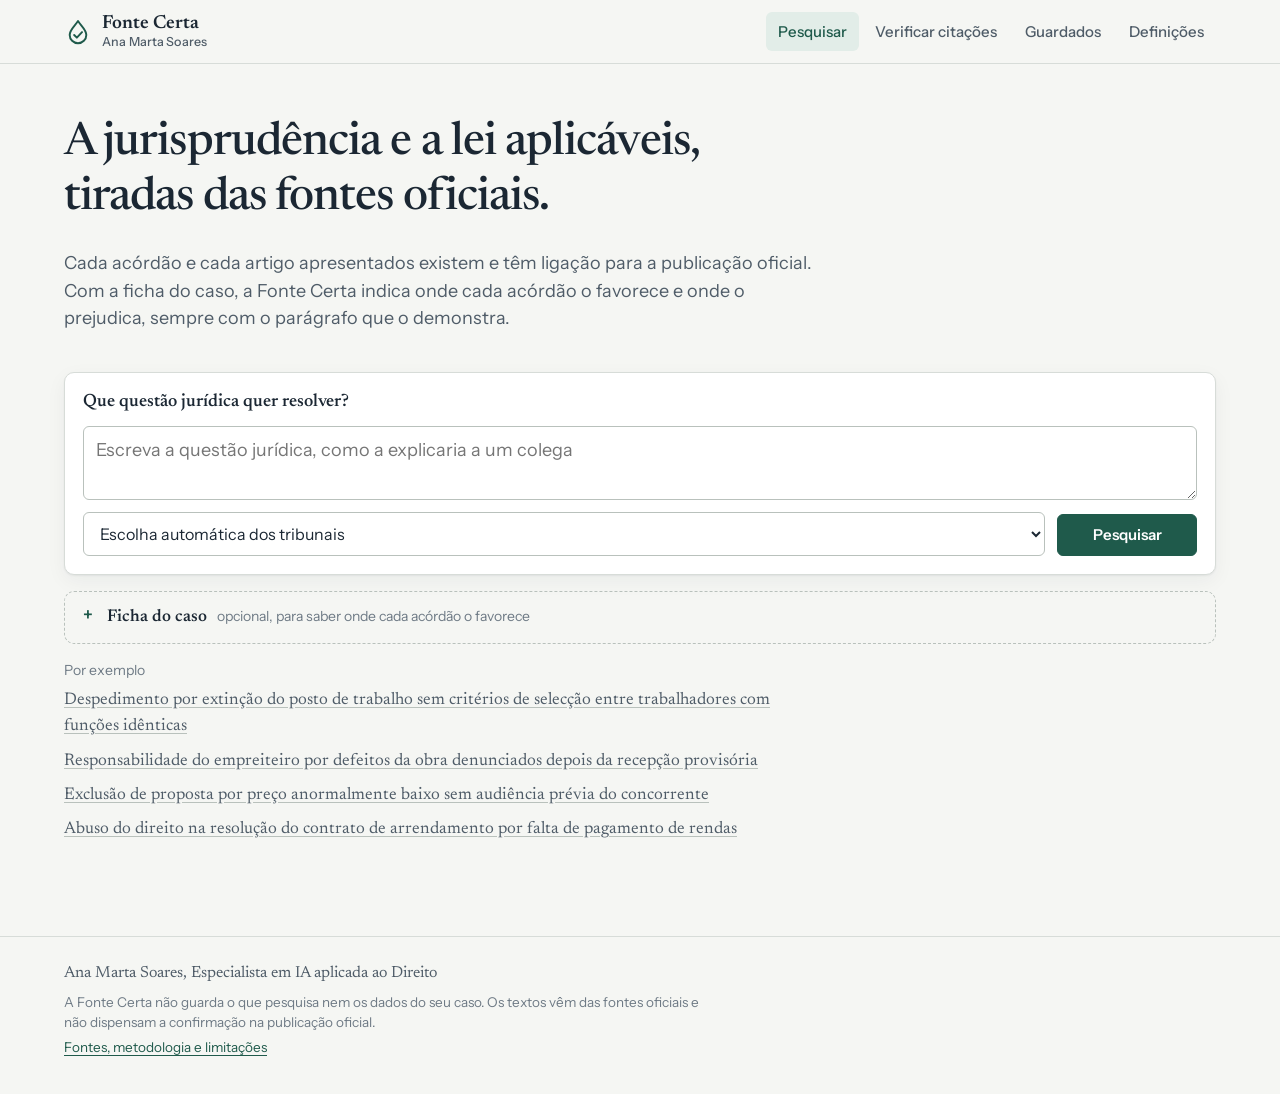
<file: public/index.html>
<!doctype html>
<html lang="pt-PT">
<head>
<meta charset="utf-8">
<meta name="viewport" content="width=device-width, initial-scale=1, viewport-fit=cover">
<title>Fonte Certa Ana Marta Soares</title>
<meta name="description" content="Pesquisa de jurisprudência e legislação portuguesas nas fontes oficiais, com análise de cada acórdão face ao seu caso.">
<meta name="theme-color" content="#1F5A4B">
<link rel="manifest" href="manifest.webmanifest">
<link rel="icon" href="icones/icone.svg" type="image/svg+xml">
<link rel="apple-touch-icon" href="icones/icone-180.png">
<link rel="preload" href="fontes/instrument-sans-latin-wght-normal.woff2" as="font" type="font/woff2" crossorigin>
<link rel="stylesheet" href="estilos.css?v=1">
</head>
<body>
<a class="saltar" href="#principal">Saltar para o conteúdo</a>

<header class="topo">
  <a class="marca" href="#/" aria-label="Fonte Certa, de Ana Marta Soares, início">
    <svg class="marca-simbolo" viewBox="0 0 32 32" aria-hidden="true"><path d="M16 3.5c-4 6-9.5 10-9.5 15.8a9.5 9.5 0 0 0 19 0C25.5 13.5 20 9.5 16 3.5z" fill="none" stroke="currentColor" stroke-width="2.2" stroke-linejoin="round"/><path d="M11.6 19.4l3.1 3.1 5.9-6.4" fill="none" stroke="currentColor" stroke-width="2.2" stroke-linecap="round" stroke-linejoin="round"/></svg>
    <span class="marca-texto"><span class="marca-nome">Fonte Certa</span><span class="marca-autora">Ana Marta Soares</span></span>
  </a>
  <nav class="navegacao" aria-label="Secções">
    <a href="#/" data-rota="pesquisa">Pesquisar</a>
    <a href="#/verificar" data-rota="verificar">Verificar citações</a>
    <a href="#/guardados" data-rota="guardados">Guardados</a>
    <a href="#/definicoes" data-rota="definicoes">Definições</a>
  </nav>
</header>

<main id="principal" tabindex="-1"></main>

<footer class="rodape">
  <p class="rodape-autora">Ana Marta Soares, Especialista em IA aplicada ao Direito</p>
  <p class="rodape-nota">A Fonte Certa não guarda o que pesquisa nem os dados do seu caso. Os textos vêm das fontes oficiais e não dispensam a confirmação na publicação oficial.</p>
  <p class="rodape-nota"><a href="#/sobre">Fontes, metodologia e limitações</a></p>
</footer>

<nav class="barra-movel" aria-label="Secções">
  <a href="#/" data-rota="pesquisa"><svg viewBox="0 0 24 24" aria-hidden="true"><circle cx="10.5" cy="10.5" r="6.5"/><path d="M15.5 15.5L21 21"/></svg><span>Pesquisar</span></a>
  <a href="#/verificar" data-rota="verificar"><svg viewBox="0 0 24 24" aria-hidden="true"><path d="M5 12.5l4.5 4.5L19 7.5"/></svg><span>Verificar</span></a>
  <a href="#/guardados" data-rota="guardados"><svg viewBox="0 0 24 24" aria-hidden="true"><path d="M6 3.5h12v17l-6-4-6 4z"/></svg><span>Guardados</span></a>
  <a href="#/definicoes" data-rota="definicoes"><svg viewBox="0 0 24 24" aria-hidden="true"><circle cx="12" cy="12" r="3.2"/><path d="M12 2.8v3M12 18.2v3M2.8 12h3M18.2 12h3M5.5 5.5l2.1 2.1M16.4 16.4l2.1 2.1M5.5 18.5l2.1-2.1M16.4 7.6l2.1-2.1"/></svg><span>Definições</span></a>
</nav>

<div id="avisos" class="avisos" role="status" aria-live="polite"></div>
<noscript><p class="sem-js">A Fonte Certa precisa de JavaScript activo no navegador.</p></noscript>
<script type="module" src="js/app.js?v=1"></script>
</body>
</html>
</file>
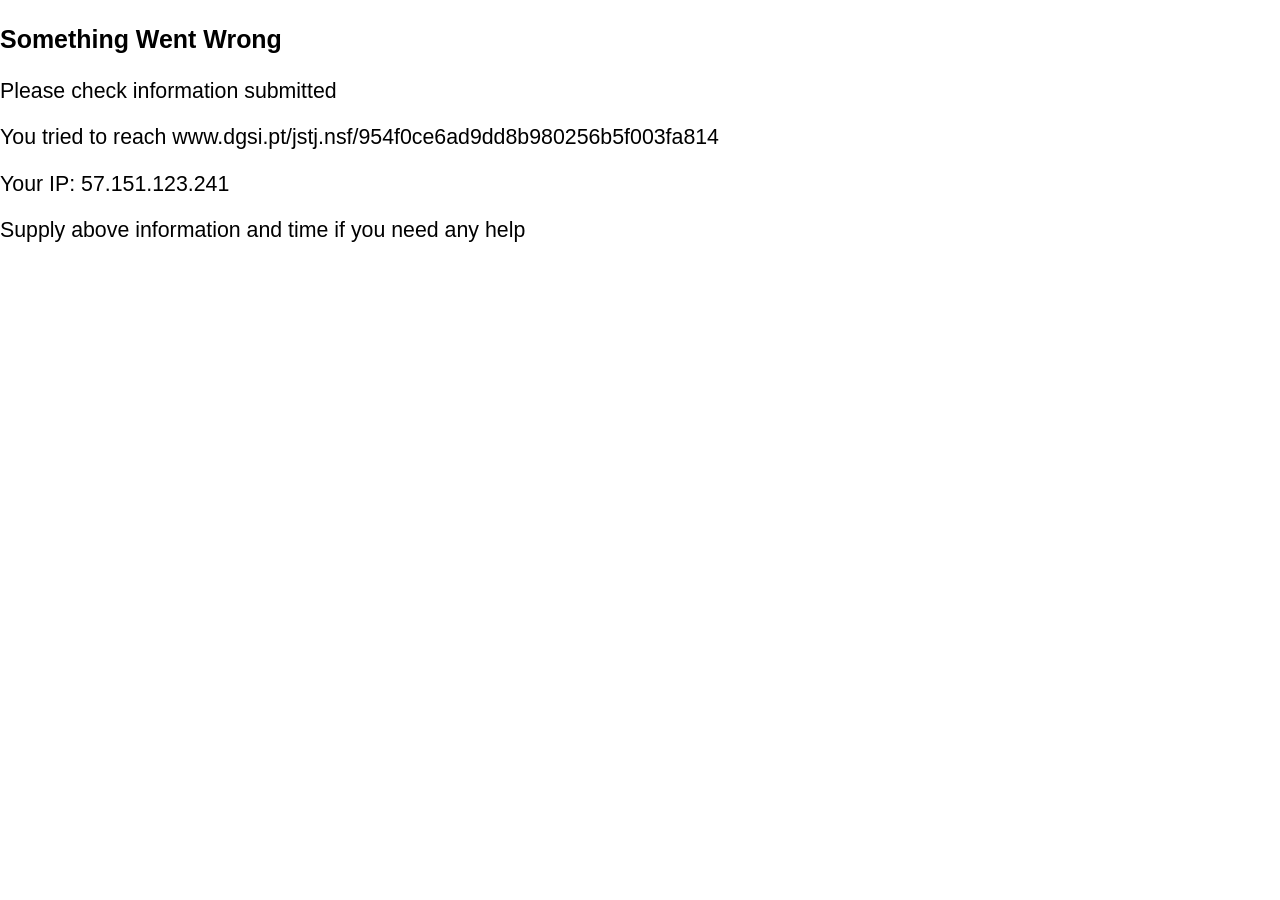
<file: saida/t-ordem3_frase.html>
<!DOCTYPE HTML PUBLIC "-//W3C//DTD HTML 4.01 Transitional//EN" "http://www.w3c.org/TR/1999/REC-html401-19991224/loose.dtd"><html> <head> <meta http-equiv="Content-Type" content="text/html; charset=UTF-8"> <style type="text/css"> html, body { margin: 0; padding: 0; font-family: Verdana, Arial, sans-serif; font-size: 16pt; background-color: #ffffff; } </style> <title> Something Went Wrong </title> </head> <body class="block"> <div class="header"> </div> <div class="main"> <h3> Something Went Wrong </h3> <div class="notice"> <p> Please check information submitted </p> <p> You tried to reach www.dgsi.pt/jstj.nsf/954f0ce6ad9dd8b980256b5f003fa814 </p> <p> Your IP: 57.151.123.241 </p> <p> Supply above information and time if you need any help </div> </div> </body> </html>
</file>
<file: public/estilos.css>
@font-face { font-family: "Instrument Sans"; src: url("fontes/instrument-sans-latin-wght-normal.woff2") format("woff2"); font-weight: 400 700; font-display: swap; }
@font-face { font-family: "Newsreader"; src: url("fontes/newsreader-latin-opsz-normal.woff2") format("woff2"); font-weight: 200 800; font-style: normal; font-display: swap; }
@font-face { font-family: "Newsreader"; src: url("fontes/newsreader-latin-opsz-italic.woff2") format("woff2"); font-weight: 200 800; font-style: italic; font-display: swap; }

:root {
  --papel: #F5F6F3;
  --folha: #FFFFFF;
  --tinta: #1B2733;
  --tinta-2: #4F5C68;
  --tinta-3: #6E7A85;
  --linha: #D7DCD8;
  --linha-forte: #B9C1BC;
  --arquivo: #1F5A4B;
  --arquivo-escuro: #15433A;
  --arquivo-claro: #E2EDE8;
  --marcador: #F7E08A;
  --marcador-forte: #F3D36B;
  --lacre: #9B3426;
  --lacre-claro: #F6E4E0;
  --ambar: #7A5D10;
  --ambar-claro: #F4ECD5;
  --foco: #2D6FD3;
  --sobre-arquivo: #FFFFFF;
  --sombra: 0 1px 2px rgba(27, 39, 51, .06), 0 6px 20px rgba(27, 39, 51, .05);
  --serifa: "Newsreader", "Iowan Old Style", "Palatino Linotype", Georgia, serif;
  --sans: "Instrument Sans", "Segoe UI", system-ui, -apple-system, sans-serif;
  --raio: 10px;
  --raio-pequeno: 6px;
  --largura: 1200px;
  color-scheme: light;
}
@media (prefers-color-scheme: dark) {
  :root:not([data-theme="light"]) {
    --papel: #111A1F; --folha: #172228; --tinta: #E6EAE7; --tinta-2: #B3BDC0; --tinta-3: #8C989C;
    --linha: #2B3A40; --linha-forte: #3E5057; --arquivo: #6FB49F; --arquivo-escuro: #8FCAB7; --arquivo-claro: #1D3530;
    --marcador: rgba(243, 211, 107, .32); --marcador-forte: #E8C863; --lacre: #E08A79; --lacre-claro: #3A2320;
    --ambar: #D9B96A; --ambar-claro: #33301F; --foco: #7FB0FF; --sombra: 0 1px 2px rgba(0,0,0,.3); --sobre-arquivo: #0D1A16;
    color-scheme: dark;
  }
}
:root[data-theme="dark"] {
  --papel: #111A1F; --folha: #172228; --tinta: #E6EAE7; --tinta-2: #B3BDC0; --tinta-3: #8C989C;
  --linha: #2B3A40; --linha-forte: #3E5057; --arquivo: #6FB49F; --arquivo-escuro: #8FCAB7; --arquivo-claro: #1D3530;
  --marcador: rgba(243, 211, 107, .32); --marcador-forte: #E8C863; --lacre: #E08A79; --lacre-claro: #3A2320;
  --ambar: #D9B96A; --ambar-claro: #33301F; --foco: #7FB0FF; --sombra: 0 1px 2px rgba(0,0,0,.3); --sobre-arquivo: #0D1A16;
  color-scheme: dark;
}

*, *::before, *::after { box-sizing: border-box; }
html { -webkit-text-size-adjust: 100%; }
body {
  margin: 0; background: var(--papel); color: var(--tinta);
  font: 400 16px/1.55 var(--sans);
  min-height: 100vh; display: flex; flex-direction: column;
}
main { flex: 1; width: 100%; max-width: var(--largura); margin: 0 auto; padding: 28px 24px 48px; outline: none; }
a { color: var(--arquivo); text-underline-offset: 3px; text-decoration-thickness: 1px; }
a:hover { color: var(--arquivo-escuro); text-decoration-thickness: 2px; }
:focus-visible { outline: 3px solid var(--foco); outline-offset: 2px; border-radius: 4px; }
h1, h2, h3 { font-family: var(--serifa); font-weight: 560; letter-spacing: -.01em; line-height: 1.2; margin: 0 0 .5em; }
h1 { font-size: clamp(28px, 3.6vw, 40px); }
h2 { font-size: 23px; }
h3 { font-size: 18px; }
p { margin: 0 0 .8em; }
.invisivel { position: absolute; width: 1px; height: 1px; overflow: hidden; clip: rect(0 0 0 0); white-space: nowrap; }
.saltar { position: absolute; left: -999px; top: 8px; background: var(--folha); padding: 8px 12px; z-index: 30; }
.saltar:focus { left: 8px; }
.sem-js { padding: 24px; text-align: center; }

/* Topo */
.topo {
  position: sticky; top: 0; z-index: 10;
  display: flex; align-items: center; gap: 24px; justify-content: space-between;
  padding: 12px max(24px, calc((100vw - var(--largura)) / 2 + 24px));
  background: color-mix(in srgb, var(--papel) 88%, transparent); backdrop-filter: blur(10px);
  border-bottom: 1px solid var(--linha);
}
.marca { display: inline-flex; align-items: center; gap: 10px; color: var(--tinta); text-decoration: none; font: 600 19px/1 var(--serifa); }
.marca:hover { color: var(--tinta); }
.marca-simbolo { width: 28px; height: 28px; color: var(--arquivo); }
.navegacao { display: flex; gap: 4px; }
.navegacao a { color: var(--tinta-2); text-decoration: none; padding: 8px 12px; border-radius: var(--raio-pequeno); font-weight: 500; font-size: 15px; }
.navegacao a:hover { background: var(--arquivo-claro); color: var(--tinta); }
.navegacao a[aria-current="page"] { color: var(--arquivo); background: var(--arquivo-claro); }

.barra-movel { display: none; }

/* Rodapé */
.rodape { border-top: 1px solid var(--linha); padding: 24px max(24px, calc((100vw - var(--largura)) / 2 + 24px)) 32px; color: var(--tinta-3); font-size: 13.5px; }
.rodape-autora { font-family: var(--serifa); font-size: 16px; color: var(--tinta-2); margin-bottom: 6px; }
.rodape-nota { max-width: 72ch; margin-bottom: 4px; }

/* Botões */
.botao {
  display: inline-flex; align-items: center; justify-content: center; gap: 8px;
  min-height: 42px; padding: 9px 16px; border-radius: var(--raio-pequeno);
  border: 1px solid var(--linha-forte); background: var(--folha); color: var(--tinta);
  font: 600 15px/1.2 var(--sans); cursor: pointer; text-decoration: none; white-space: nowrap;
}
.botao:hover { border-color: var(--arquivo); color: var(--arquivo); }
.botao-principal { background: var(--arquivo); border-color: var(--arquivo); color: var(--sobre-arquivo); }
.botao-principal:hover { background: var(--arquivo-escuro); border-color: var(--arquivo-escuro); color: var(--sobre-arquivo); }
.botao-discreto { background: transparent; border-color: transparent; color: var(--tinta-2); padding-inline: 10px; }
.botao-discreto:hover { background: var(--arquivo-claro); border-color: transparent; }
.botao[disabled] { opacity: .65; cursor: progress; }
.botao[aria-pressed="true"] { color: var(--arquivo); }
.ligacao-texto { background: none; border: 0; padding: 0; color: var(--arquivo); font: inherit; text-decoration: underline; text-underline-offset: 3px; cursor: pointer; text-align: left; }

input[type="text"], input[type="search"], input[type="password"], input[type="date"], select, textarea {
  width: 100%; font: 400 16px/1.45 var(--sans); color: var(--tinta);
  background: var(--folha); border: 1px solid var(--linha-forte); border-radius: var(--raio-pequeno); padding: 10px 12px;
}
textarea { resize: vertical; }
input:focus-visible, select:focus-visible, textarea:focus-visible { outline: 3px solid color-mix(in srgb, var(--foco) 45%, transparent); outline-offset: 0; border-color: var(--foco); }
label { display: flex; flex-direction: column; gap: 6px; font-weight: 600; font-size: 14px; color: var(--tinta-2); }
.ajuda { font-weight: 400; font-size: 13px; color: var(--tinta-3); }
.nota { color: var(--tinta-3); font-size: 14px; }
.erro { color: var(--lacre); }

/* Página de pesquisa */
.pagina-pesquisa { display: grid; gap: 28px; }
.abertura { max-width: 760px; padding: 24px 0 8px; }
.abertura h1 { font-size: clamp(30px, 4.4vw, 46px); font-weight: 500; letter-spacing: -.02em; }
.abertura p { font-size: 18px; color: var(--tinta-2); max-width: 64ch; }
.caixa-pesquisa { background: var(--folha); border: 1px solid var(--linha); border-radius: var(--raio); padding: 18px; box-shadow: var(--sombra); display: grid; gap: 12px; }
.rotulo-pergunta { font: 560 18px/1.3 var(--serifa); color: var(--tinta); }
.pergunta { font-size: 18px; border-width: 1px; min-height: 64px; }
.pesquisa-accoes { display: flex; gap: 12px; flex-wrap: wrap; align-items: end; }
.pesquisa-accoes select { flex: 1 1 260px; width: auto; }
.pesquisa-accoes .botao-principal { flex: 0 0 auto; min-width: 140px; }
.rotulo-linha { flex: 0 1 240px; }

.exemplos { max-width: 760px; }
.exemplos-titulo { color: var(--tinta-3); font-size: 14px; margin-bottom: 6px; }
.exemplos ul { list-style: none; padding: 0; margin: 0; display: grid; gap: 6px; }
.exemplos .ligacao-texto { font-family: var(--serifa); font-size: 17px; color: var(--tinta-2); text-decoration-color: var(--linha-forte); }
.exemplos .ligacao-texto:hover { color: var(--arquivo); }

/* Ficha do caso */
.ficha-caso { max-width: 100%; }
.caso-detalhes { border: 1px dashed var(--linha-forte); border-radius: var(--raio); background: transparent; }
.caso-detalhes[open] { background: var(--folha); border-style: solid; border-color: var(--linha); }
.caso-detalhes summary { cursor: pointer; padding: 14px 18px; display: flex; gap: 10px; align-items: baseline; flex-wrap: wrap; list-style: none; }
.caso-detalhes summary::-webkit-details-marker { display: none; }
.caso-detalhes summary::before { content: "+"; font: 600 18px/1 var(--sans); color: var(--arquivo); width: 14px; }
.caso-detalhes[open] summary::before { content: "−"; }
.caso-titulo { font: 560 17px/1.3 var(--serifa); }
.caso-sub { color: var(--tinta-3); font-size: 14px; }
.form-caso { padding: 0 18px 18px; display: grid; gap: 14px; }
.grelha-campos { display: grid; grid-template-columns: repeat(2, minmax(0, 1fr)); gap: 14px; }
.grelha-campos .largo { grid-column: 1 / -1; }
.caso-accoes { display: flex; gap: 8px; flex-wrap: wrap; }
.previa-anonimizacao:not(:empty) { border-top: 1px solid var(--linha); padding-top: 14px; display: grid; gap: 10px; }
.previa-anonimizacao h3 { margin: 0; }
.caso-resumo { background: var(--folha); border: 1px solid var(--linha); border-left: 4px solid var(--arquivo); border-radius: var(--raio); padding: 14px 18px; }
.caso-resumo h2 { font-size: 17px; margin-bottom: 4px; }
.caso-linha { color: var(--tinta-2); font-weight: 600; font-size: 14px; margin-bottom: 4px; }
.caso-factos { color: var(--tinta-2); font-family: var(--serifa); font-size: 16px; }

/* Progresso */
.passos { list-style: none; padding: 0; margin: 0; display: grid; gap: 6px; color: var(--tinta-3); font-size: 15px; }
.passos li { display: flex; gap: 10px; align-items: center; }
.passos li::before { content: ""; width: 9px; height: 9px; border-radius: 50%; background: var(--linha-forte); flex: 0 0 auto; }
.passos li.feito::before { background: var(--arquivo); }
.passos li.em-curso { color: var(--tinta); }
.passos li.em-curso::before { background: var(--marcador-forte); box-shadow: 0 0 0 4px color-mix(in srgb, var(--marcador-forte) 35%, transparent); animation: pulsar 1.3s ease-in-out infinite; }
@keyframes pulsar { 50% { box-shadow: 0 0 0 7px color-mix(in srgb, var(--marcador-forte) 10%, transparent); } }

/* Resultados */
.titulo-resultados { font-size: 26px; font-weight: 500; max-width: 60ch; outline: none; margin-top: 4px; }
.separadores { display: flex; gap: 4px; border-bottom: 1px solid var(--linha); margin: 18px 0 16px; overflow-x: auto; }
.separadores button {
  background: none; border: 0; border-bottom: 3px solid transparent; padding: 10px 14px 9px; margin-bottom: -1px;
  font: 600 15.5px/1.2 var(--sans); color: var(--tinta-2); cursor: pointer; display: inline-flex; gap: 8px; align-items: center; white-space: nowrap;
}
.separadores button[aria-selected="true"] { color: var(--tinta); border-bottom-color: var(--arquivo); }
.contagem { font-size: 13px; font-weight: 600; color: var(--tinta-3); background: var(--arquivo-claro); border-radius: 999px; padding: 1px 8px; }
.barra-juris { display: flex; justify-content: space-between; align-items: center; gap: 12px; flex-wrap: wrap; margin-bottom: 8px; }
.barra-juris .nota { margin: 0; }
.dica { background: var(--ambar-claro); color: var(--tinta); border-radius: var(--raio-pequeno); padding: 10px 14px; font-size: 15px; }

.alertas { background: var(--folha); border: 1px solid var(--linha); border-left: 4px solid var(--marcador-forte); border-radius: var(--raio); padding: 14px 18px; margin-top: 14px; }
.alertas h3 { font-size: 16px; }
.alertas ul { margin: 0 0 8px; padding-left: 18px; }
.alertas li { margin-bottom: 6px; }
.alertas li p { margin: 2px 0 0; font-size: 14px; color: var(--tinta-2); }

.lista-acordaos, .lista-diplomas, .lista-guardados, .lista-citacoes { list-style: none; padding: 0; margin: 0; display: grid; gap: 10px; }
.acordao-item article, .diploma-item, .lista-guardados > li {
  background: var(--folha); border: 1px solid var(--linha); border-radius: var(--raio); padding: 14px 18px;
}
.acordao-item article:hover, .diploma-item:hover { border-color: var(--linha-forte); }
.acordao-item header { display: flex; justify-content: space-between; gap: 12px; align-items: baseline; flex-wrap: wrap; }
.acordao-ligacao { display: inline-flex; gap: 10px; flex-wrap: wrap; align-items: baseline; text-decoration: none; color: var(--tinta); }
.acordao-ligacao:hover .processo { text-decoration: underline; }
.tribunal { font-weight: 700; color: var(--arquivo); }
.data { color: var(--tinta-2); font-variant-numeric: tabular-nums; }
.processo { font-family: var(--serifa); font-size: 17px; }
.pertinencia { font-size: 13px; font-weight: 600; border-radius: 999px; padding: 2px 10px; background: var(--arquivo-claro); color: var(--arquivo); }
.pertinencia.p0 { background: var(--lacre-claro); color: var(--lacre); }
.pertinencia.p1 { background: var(--ambar-claro); color: var(--ambar); }
.relator { font-size: 14px; color: var(--tinta-2); margin: 4px 0 2px; }
.descritores { font-size: 13.5px; color: var(--tinta-3); margin: 4px 0; letter-spacing: .01em; }
.sumario-curto { font-family: var(--serifa); font-size: 16.5px; line-height: 1.55; color: var(--tinta); margin: 6px 0 0; max-width: 78ch; }

.diploma-ligacao { display: flex; flex-direction: column; text-decoration: none; color: var(--tinta); }
.designacao { font-weight: 700; color: var(--arquivo); font-size: 15px; }
.nome-curto { font-family: var(--serifa); font-size: 19px; }
.estado-diploma { display: flex; gap: 8px; align-items: center; flex-wrap: wrap; margin: 6px 0; font-size: 13.5px; }
.etiqueta { border: 1px solid var(--linha-forte); color: var(--tinta-2); border-radius: 999px; padding: 1px 9px; font-weight: 600; font-size: 12.5px; }
.etiqueta.em-vigor { border-color: var(--arquivo); color: var(--arquivo); }
.etiqueta.revogado { border-color: var(--lacre); color: var(--lacre); }

.normas { background: var(--arquivo-claro); border-radius: var(--raio); padding: 14px 18px; margin-bottom: 14px; }
.lista-normas { list-style: none; padding: 0; margin: 8px 0; display: grid; gap: 8px; }
.lista-normas li { display: flex; flex-wrap: wrap; gap: 8px; align-items: baseline; }
.norma-diploma { font-family: var(--serifa); font-size: 17px; margin-right: 4px; }
.norma-artigo { background: var(--folha); border: 1px solid var(--linha); border-radius: 999px; padding: 2px 10px; text-decoration: none; font-weight: 600; font-size: 14px; }

.vazio { background: var(--folha); border: 1px dashed var(--linha-forte); border-radius: var(--raio); padding: 22px; color: var(--tinta-2); }
.a-carregar { color: var(--tinta-3); }

/* Mapa de correntes */
.mapa { background: var(--folha); border: 1px solid var(--linha); border-radius: var(--raio); padding: 18px; margin: 10px 0 16px; }
.corrente { border-top: 1px solid var(--linha); padding: 14px 0 6px; }
.corrente:first-of-type { border-top: 0; }
.tese { font-family: var(--serifa); font-size: 18px; margin-bottom: 4px; }
.fundamento { color: var(--tinta-2); font-size: 14.5px; }
.linha-tempo { position: relative; height: 34px; margin: 8px 6px 4px; border-bottom: 2px solid var(--linha); }
.ponto-tempo { position: absolute; bottom: -8px; width: 14px; height: 14px; margin-left: -7px; border-radius: 50%; border: 2px solid var(--folha); }
.corrente-0 .ponto-tempo { background: var(--arquivo); }
.corrente-1 .ponto-tempo { background: var(--lacre); }
.corrente-2 .ponto-tempo { background: var(--ambar); }
.corrente-3 .ponto-tempo { background: var(--tinta-2); }
.ano-ini, .ano-fim { position: absolute; top: 0; font-size: 12px; color: var(--tinta-3); }
.ano-fim { right: 0; }
.corrente-acordaos { margin: 10px 0 0; padding-left: 18px; font-size: 14px; columns: 2 260px; }

/* Acórdão */
.pagina-acordao { display: grid; grid-template-columns: minmax(0, 1fr) 380px; gap: 32px; align-items: start; }
.voltar { margin-bottom: 10px; font-size: 15px; }
.cabecalho-acordao, .cabecalho-diploma { border-bottom: 1px solid var(--linha); padding-bottom: 16px; margin-bottom: 18px; }
.tribunal-extenso { color: var(--arquivo); font-weight: 700; margin-bottom: 4px; }
.metadados { display: grid; grid-template-columns: repeat(auto-fill, minmax(200px, 1fr)); gap: 10px 22px; margin: 14px 0; }
.metadados dt { font-size: 12.5px; color: var(--tinta-3); font-weight: 600; }
.metadados dd { margin: 0; font-size: 15px; }
.accoes-acordao { display: flex; gap: 8px; flex-wrap: wrap; margin-top: 12px; }
.leitor h2 { font-size: 21px; margin-top: 26px; }
.paragrafos { list-style: none; padding: 0; margin: 0; counter-reset: none; }
.paragrafos li { display: grid; grid-template-columns: 56px minmax(0, 1fr); gap: 4px; padding: 4px 8px 4px 0; border-radius: var(--raio-pequeno); scroll-margin-top: 90px; }
.paragrafos .num { font: 600 12.5px/2.1 var(--sans); color: var(--tinta-3); text-align: right; padding-right: 12px; font-variant-numeric: tabular-nums; user-select: none; }
.paragrafos p { font-family: var(--serifa); font-size: 18px; line-height: 1.65; margin: 0; max-width: 72ch; }
.paragrafos.sumario p { font-size: 18.5px; }
.paragrafos li.citado .num { color: var(--tinta); }
.paragrafos li.citado-favoravel { box-shadow: inset 3px 0 0 var(--arquivo); }
.paragrafos li.citado-desfavoravel { box-shadow: inset 3px 0 0 var(--lacre); }
.paragrafos li.destaque { animation: destacar 1.8s ease-out; }
@keyframes destacar { 0% { background: var(--marcador); } 100% { background: transparent; } }
mark { color: inherit; padding: 1px 0; border-radius: 2px; }
.marca-favoravel { background: var(--marcador); box-shadow: 0 2px 0 var(--arquivo); }
.marca-desfavoravel { background: var(--lacre-claro); box-shadow: 0 2px 0 var(--lacre); }
.nota-campo { font-size: 14.5px; color: var(--tinta-2); }

.lateral-parecer { position: sticky; top: 76px; max-height: calc(100vh - 96px); overflow: auto; }
.cartao-lateral { background: var(--folha); border: 1px solid var(--linha); border-radius: var(--raio); padding: 18px; box-shadow: var(--sombra); }
.cartao-lateral h2 { font-size: 19px; }
.cartao-lateral h3 { font-size: 15.5px; font-family: var(--sans); font-weight: 700; margin-top: 18px; }
.classificacao { font: 600 19px/1.3 var(--serifa); border-radius: var(--raio-pequeno); padding: 8px 12px; margin-bottom: 10px; }
.classificacao.favoravel { background: var(--arquivo-claro); color: var(--arquivo); }
.classificacao.neutro { background: var(--ambar-claro); color: var(--ambar); }
.classificacao.desfavoravel { background: var(--lacre-claro); color: var(--lacre); }
.sintese { font-family: var(--serifa); font-size: 16.5px; }
.subtitulo { font-weight: 600; font-size: 14px; margin: 8px 0 2px; color: var(--tinta-2); }
.lista-simples { padding-left: 18px; margin: 4px 0 8px; }
.lista-simples li { margin-bottom: 5px; }
.pontos { list-style: none; padding: 0; margin: 6px 0; display: grid; gap: 12px; }
.ponto p { margin-bottom: 6px; font-size: 15px; }
.ponto blockquote { margin: 0; padding: 8px 10px; border-radius: var(--raio-pequeno); font-family: var(--serifa); font-size: 15.5px; line-height: 1.5; }
.ponto blockquote p { font-size: 15.5px; margin: 0 0 4px; }
.ponto-favoravel blockquote { background: var(--marcador); }
.ponto-desfavoravel blockquote { background: var(--lacre-claro); }
.ref { background: var(--folha); border: 1px solid var(--linha-forte); border-radius: 999px; font: 600 12.5px/1.2 var(--sans); padding: 3px 10px; cursor: pointer; color: var(--tinta); }
.ref:hover { border-color: var(--arquivo); color: var(--arquivo); }
.verificacao { margin-top: 16px; padding-top: 12px; border-top: 1px solid var(--linha); font-size: 13.5px; color: var(--tinta-3); }

/* Diploma */
.pagina-diploma { max-width: 900px; }
.sumario-diploma { font-family: var(--serifa); font-size: 17px; color: var(--tinta-2); max-width: 72ch; }
.controlos-diploma { display: flex; gap: 14px; align-items: end; flex-wrap: wrap; margin-top: 12px; }
.controlos-diploma label { flex: 0 1 260px; }
.versao-aplicavel { margin-top: 10px; background: var(--arquivo-claro); padding: 8px 12px; border-radius: var(--raio-pequeno); font-size: 15px; }
.alterado { color: var(--ambar); font-weight: 600; }
.historico { margin: 12px 0; }
.historico summary { cursor: pointer; font-weight: 600; color: var(--tinta-2); }
.lista-versoes { display: flex; flex-wrap: wrap; gap: 6px; list-style: none; padding: 0; margin: 10px 0; }
.lista-versoes a { display: inline-block; padding: 2px 9px; border: 1px solid var(--linha); border-radius: 999px; font-size: 13.5px; text-decoration: none; font-variant-numeric: tabular-nums; }
.lista-versoes .atual a { background: var(--arquivo); color: var(--sobre-arquivo); border-color: var(--arquivo); }
.barra-artigos { position: sticky; top: 62px; z-index: 2; background: var(--papel); padding: 10px 0; display: flex; gap: 12px; align-items: center; }
.barra-artigos input { max-width: 420px; }
.artigos { list-style: none; padding: 0; margin: 0; }
.artigo { padding: 14px 0; border-bottom: 1px solid var(--linha); scroll-margin-top: 130px; }
.artigo h2 { font-size: 19px; margin: 0 0 4px; display: flex; flex-wrap: wrap; gap: 4px 10px; align-items: baseline; }
.epigrafe { font-style: italic; font-weight: 400; color: var(--tinta-2); }
.contexto { font-size: 12.5px; color: var(--tinta-3); margin-bottom: 6px; }
.artigo p { font-family: var(--serifa); font-size: 17.5px; line-height: 1.6; max-width: 72ch; }
.artigo.pedido { background: linear-gradient(to right, var(--marcador) 0 4px, transparent 4px); padding-left: 16px; }
.texto-corrido { white-space: pre-wrap; font-family: var(--serifa); font-size: 16px; }

/* Verificar */
.pagina-verificar, .pagina-texto { max-width: 860px; }
.introducao { font-size: 17px; color: var(--tinta-2); max-width: 66ch; }
.form-verificar { display: grid; gap: 12px; background: var(--folha); border: 1px solid var(--linha); border-radius: var(--raio); padding: 18px; margin: 18px 0; }
.citacao { background: var(--folha); border: 1px solid var(--linha); border-left: 4px solid var(--linha-forte); border-radius: var(--raio); padding: 12px 16px; }
.citacao.confirmada { border-left-color: var(--arquivo); }
.citacao.nao-encontrada { border-left-color: var(--lacre); }
.citacao.a-confirmar { border-left-color: var(--ambar); }
.citacao-alvo { font-weight: 600; display: flex; gap: 10px; flex-wrap: wrap; align-items: baseline; margin-bottom: 4px; }
.citacao .estado { font-size: 12.5px; border-radius: 999px; padding: 1px 9px; background: var(--arquivo-claro); color: var(--tinta-2); }
.citacao.confirmada .estado { color: var(--arquivo); }
.citacao.nao-encontrada .estado { background: var(--lacre-claro); color: var(--lacre); }
.citacao.a-confirmar .estado { background: var(--ambar-claro); color: var(--ambar); }
.citacao-frase { font-family: var(--serifa); color: var(--tinta-2); font-size: 15.5px; }
.citacao-detalhe ul { padding-left: 18px; margin: 6px 0; }
.citacao-detalhe li { margin-bottom: 6px; }
.citacao-detalhe .ligacao-texto { margin-left: 8px; font-size: 14px; }
.texto-artigo { margin: 6px 0 0; padding: 8px 12px; background: var(--papel); border-radius: var(--raio-pequeno); font-family: var(--serifa); font-size: 15.5px; white-space: pre-line; }
.confirmacao { margin-top: 6px; padding: 8px 12px; border-radius: var(--raio-pequeno); background: var(--papel); font-size: 15px; }
.confirmacao blockquote { margin: 6px 0 0; font-family: var(--serifa); }
.sustenta-sim { background: var(--arquivo-claro); }
.sustenta-nao { background: var(--lacre-claro); }
.sustenta-em-parte { background: var(--ambar-claro); }

/* Guardados e definições */
.citacao-guardada { font-family: var(--serifa); font-size: 15.5px; color: var(--tinta-2); margin: 4px 0; }
.nota-guardado { margin: 8px 0; font-weight: 500; }
.bloco-definicao { background: var(--folha); border: 1px solid var(--linha); border-radius: var(--raio); padding: 18px 20px; margin: 18px 0; }
.passos-chave { padding-left: 20px; }
.aviso-privacidade { background: var(--ambar-claro); padding: 10px 14px; border-radius: var(--raio-pequeno); font-size: 15px; }
.form-chave { display: grid; gap: 10px; margin-top: 12px; }
.assinatura { margin-top: 32px; font-family: var(--serifa); color: var(--tinta-2); }

/* Avisos */
.avisos { position: fixed; left: 50%; bottom: 24px; transform: translateX(-50%); z-index: 40; display: grid; gap: 8px; width: min(560px, calc(100vw - 32px)); }
.aviso { background: var(--tinta); color: var(--papel); padding: 12px 16px; border-radius: var(--raio-pequeno); box-shadow: 0 8px 30px rgba(0,0,0,.18); font-size: 15px; transition: opacity .35s, transform .35s; }
.aviso-erro { background: var(--lacre); color: #fff; }
.aviso-sucesso { background: var(--arquivo); color: var(--sobre-arquivo); }
.aviso.a-sair { opacity: 0; transform: translateY(8px); }

/* Instalação */
.instalar { position: fixed; right: 16px; bottom: 16px; z-index: 35; }

@media (max-width: 980px) {
  .pagina-acordao { grid-template-columns: 1fr; }
  .lateral-parecer { position: static; max-height: none; order: -1; }
}
@media (max-width: 720px) {
  main { padding: 18px 16px 96px; }
  .topo { padding: 10px 16px; }
  .navegacao { display: none; }
  .barra-movel {
    display: grid; grid-template-columns: repeat(4, 1fr); position: fixed; left: 0; right: 0; bottom: 0; z-index: 20;
    background: var(--folha); border-top: 1px solid var(--linha); padding: 6px 4px calc(6px + env(safe-area-inset-bottom));
  }
  .barra-movel a { display: flex; flex-direction: column; align-items: center; gap: 2px; text-decoration: none; color: var(--tinta-3); font-size: 11.5px; font-weight: 600; padding: 4px; }
  .barra-movel svg { width: 22px; height: 22px; fill: none; stroke: currentColor; stroke-width: 1.8; stroke-linecap: round; stroke-linejoin: round; }
  .barra-movel a[aria-current="page"] { color: var(--arquivo); }
  .rodape { padding-bottom: 96px; }
  .grelha-campos { grid-template-columns: 1fr; }
  .paragrafos li { grid-template-columns: 40px minmax(0, 1fr); }
  .paragrafos .num { padding-right: 6px; }
  .paragrafos p { font-size: 17px; }
  .avisos { bottom: 84px; }
  .instalar { bottom: 80px; }
  .barra-artigos { top: 52px; }
}
@media (prefers-reduced-motion: reduce) {
  *, *::before, *::after { animation: none !important; transition: none !important; scroll-behavior: auto !important; }
}
@media print {
  .topo, .barra-movel, .rodape, .accoes-acordao, .voltar, .lateral-parecer .botao { display: none !important; }
  .pagina-acordao { grid-template-columns: 1fr; }
  .lateral-parecer { position: static; max-height: none; }
}
.subtitulo-lista { font-size: 16px; margin: 18px 0 10px; }
.coluna-pesquisa { display: grid; gap: 16px; }

/* Evita que conteúdos longos alarguem a página em ecrãs estreitos */
.pagina-pesquisa > *, .coluna-pesquisa > *, .pagina-acordao > *, .resultados, .painel-resultados { min-width: 0; }
.pesquisa-accoes select { min-width: 0; }
.descritores, .processo, .acordao-ligacao, .relator, .nota-campo, .citacao-alvo, .metadados dd, .titulo-resultados { overflow-wrap: anywhere; }
.mais-resultados { margin-top: 12px; width: 100%; }
.caixa-pesquisa, .form-caso, .form-verificar, .form-chave, .pagina-pesquisa, .coluna-pesquisa { grid-template-columns: minmax(0, 1fr); }
.pesquisa-accoes > * { min-width: 0; }
@media (max-width: 720px) { .pesquisa-accoes select { flex-basis: 100%; } .pesquisa-accoes .botao-principal { flex: 1 1 100%; } }
.norma-epigrafe { font-weight: 400; color: var(--tinta-2); }
.lista-normas li { align-items: flex-start; }
.norma-artigo { display: inline-block; border-radius: var(--raio-pequeno); line-height: 1.35; padding: 4px 10px; }
.sustenta-por-confirmar { background: var(--ambar-claro); }

.marca-texto { display: flex; flex-direction: column; gap: 3px; }
.marca-nome { font: 600 19px/1 var(--serifa); }
.marca-autora { font: 500 12.5px/1 var(--sans); color: var(--tinta-2); letter-spacing: .01em; }
</file>
